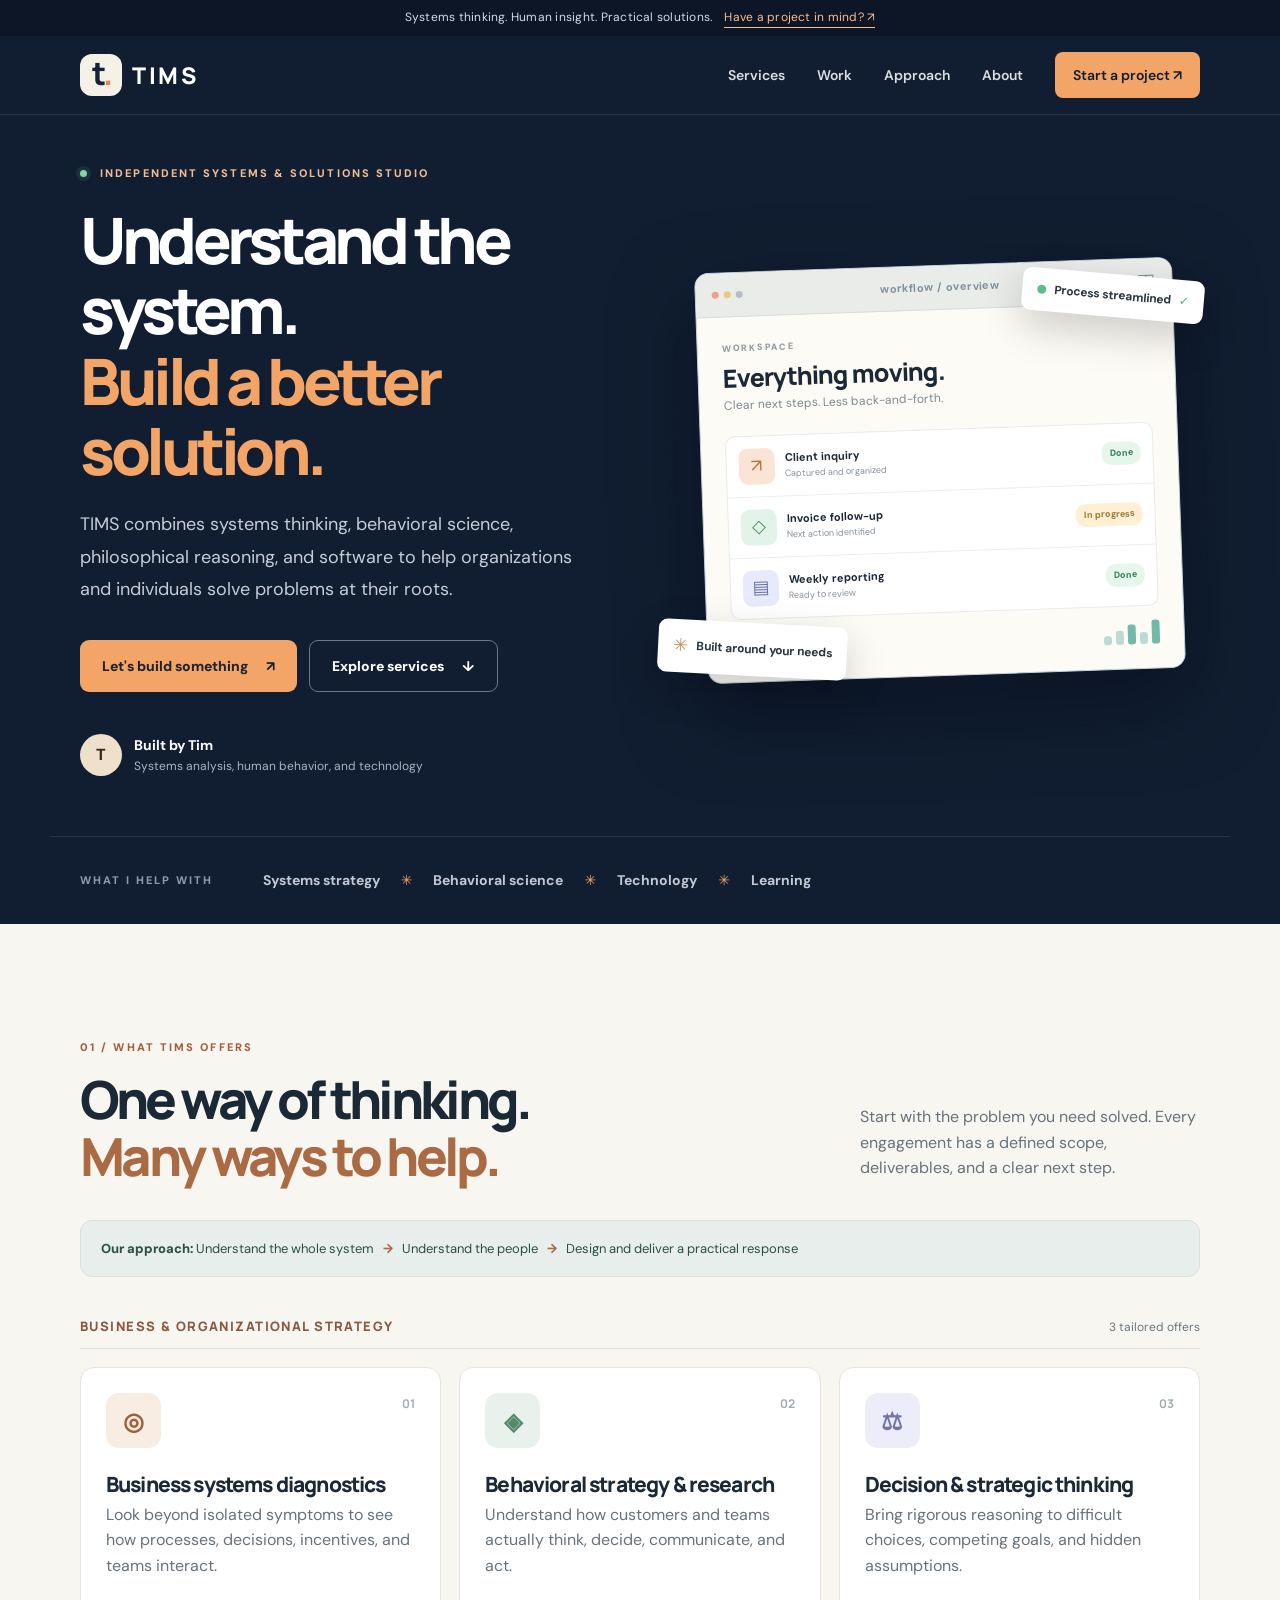
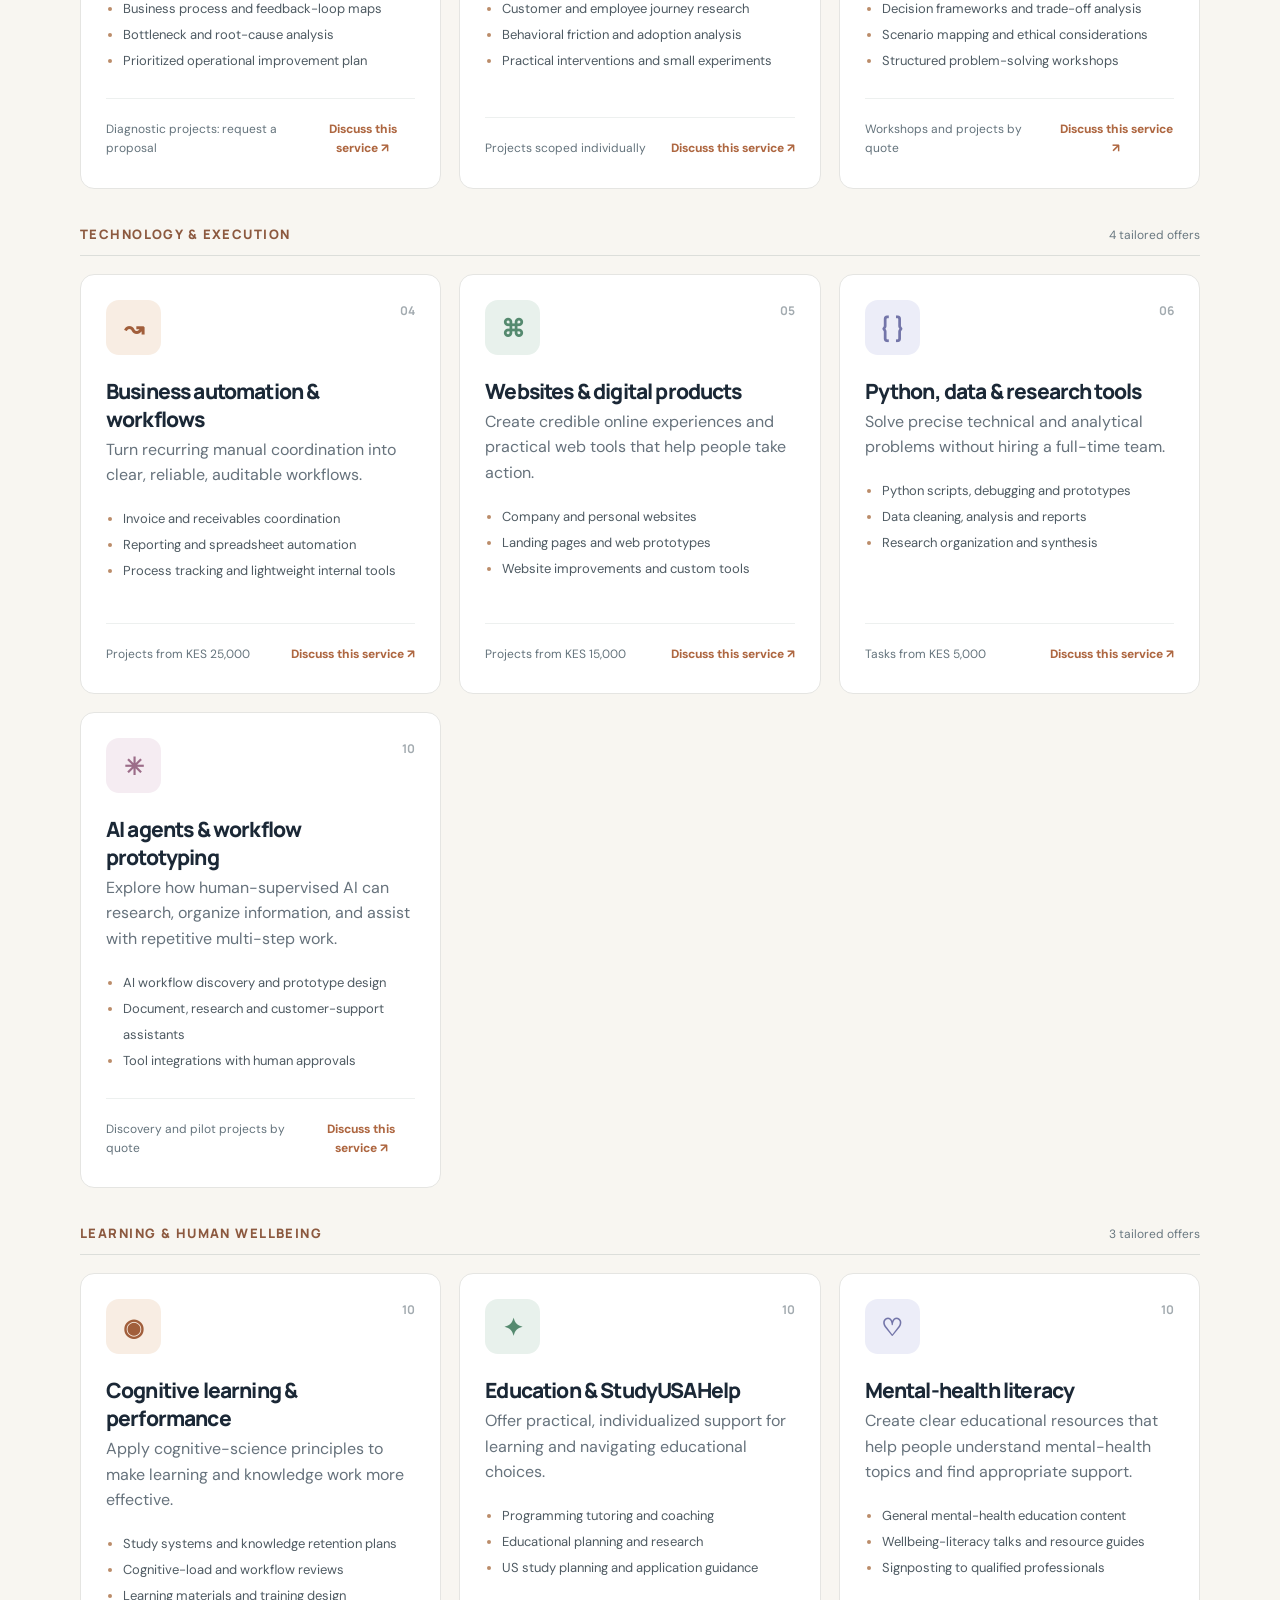
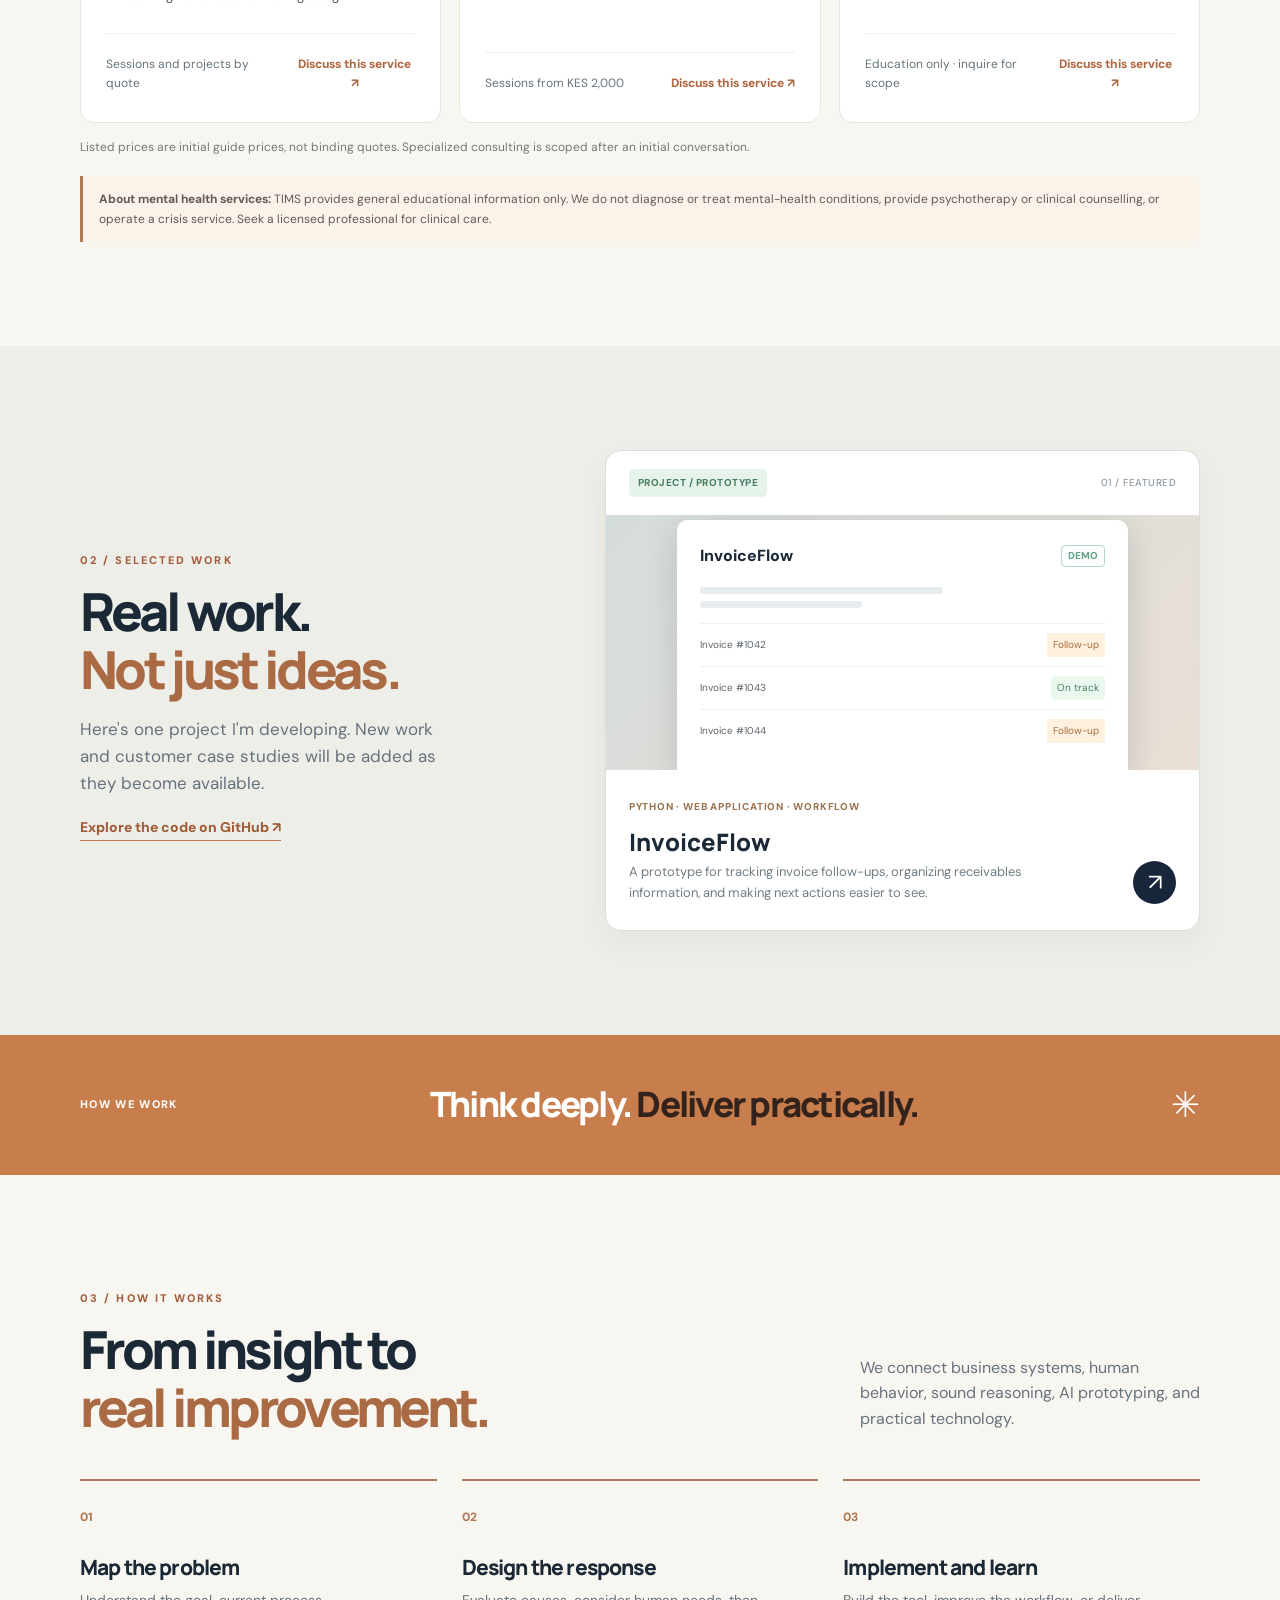
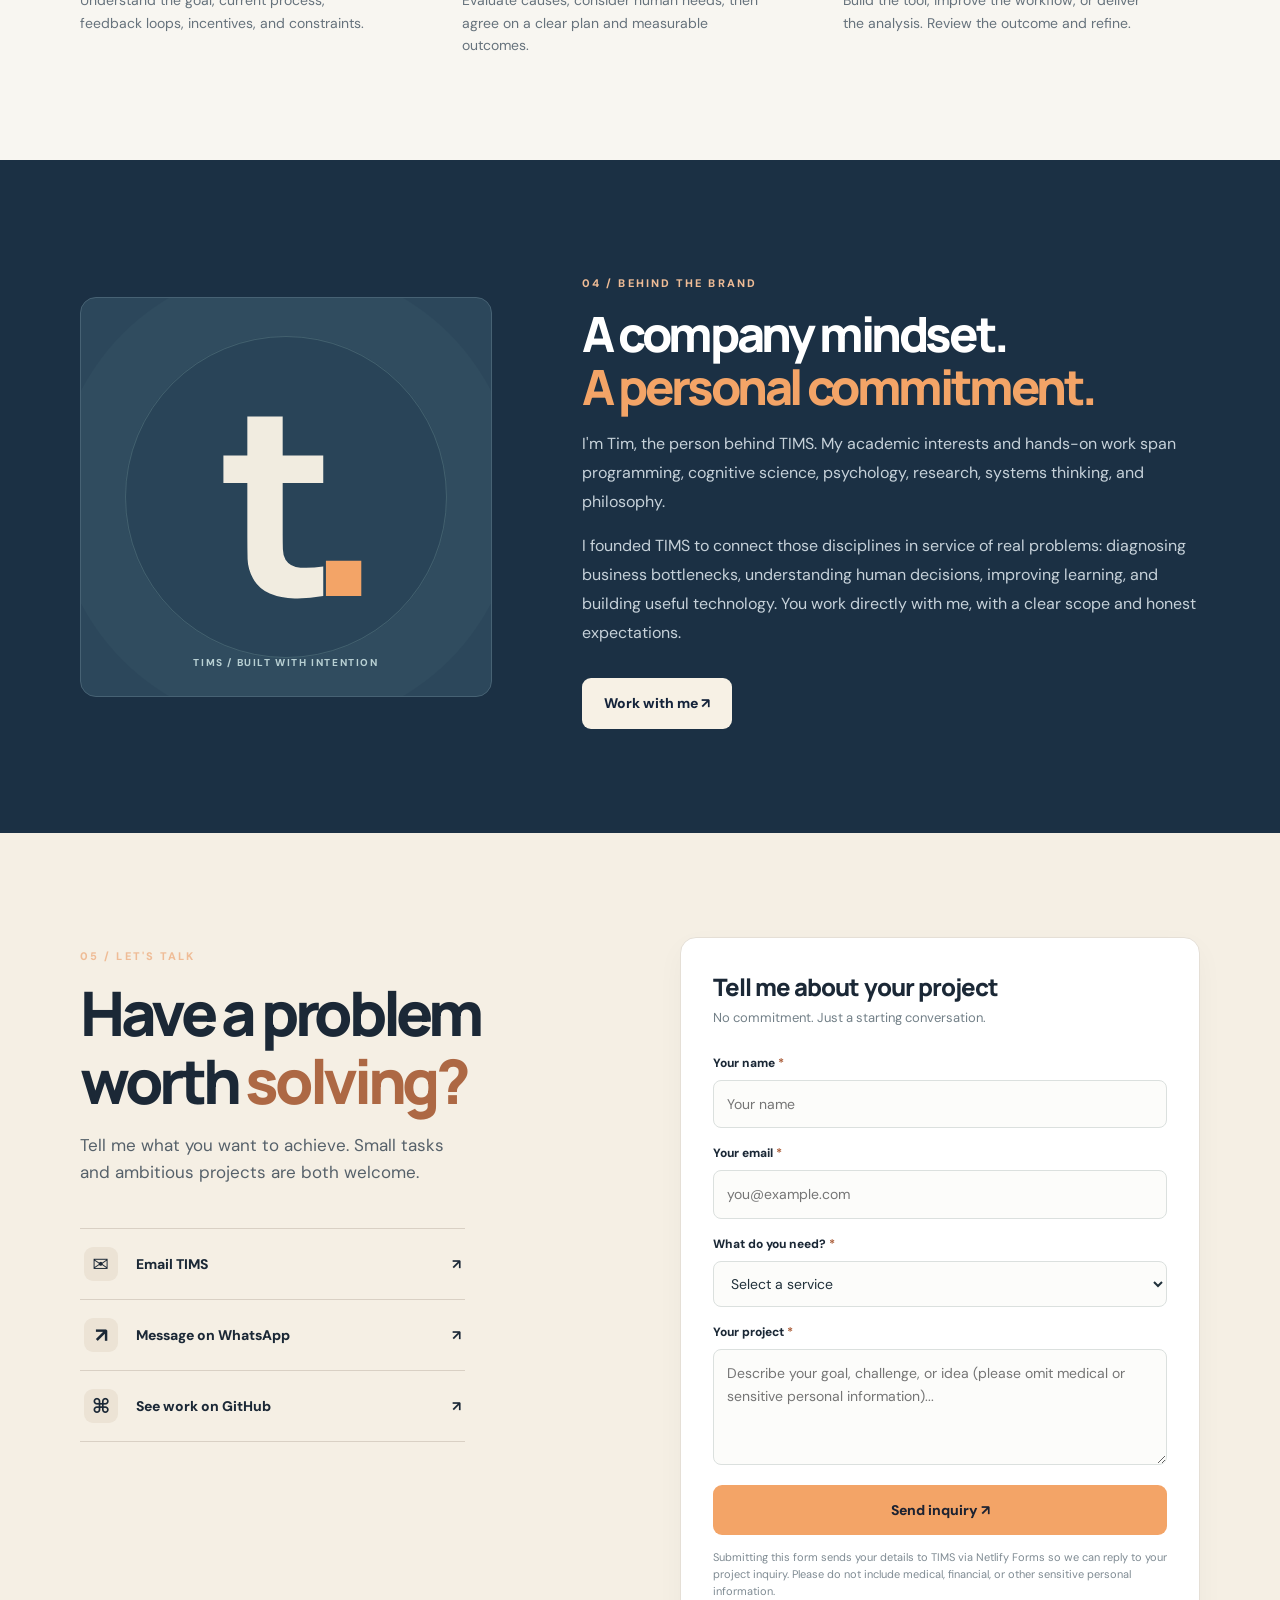
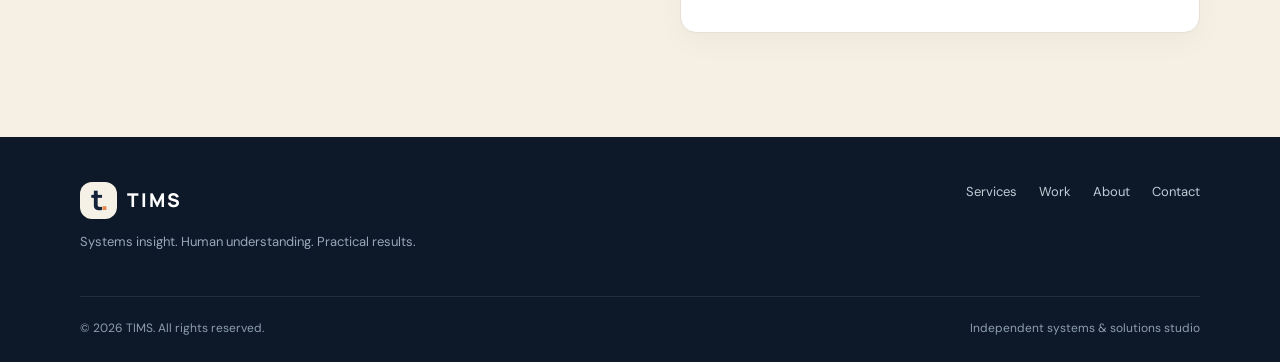
<file: index.html>
<!doctype html>
<html lang="en">
<head>
  <meta charset="utf-8">
  <meta name="viewport" content="width=device-width, initial-scale=1">
  <meta name="theme-color" content="#111e31">
  <meta name="description" content="TIMS combines systems thinking, behavioral science, philosophy, research and software to solve business problems, build digital solutions, and support learning.">
  <meta property="og:title" content="TIMS — Systems insight. Human understanding. Practical results.">
  <meta property="og:description" content="Systems consulting, behavioral design, technology, decision strategy and learning services — founded by Tim.">
  <meta property="og:type" content="website">
  <title>TIMS — Systems, People & Technology</title>
  <link rel="icon" href="favicon.svg" type="image/svg+xml">
  <link rel="stylesheet" href="styles.css">
  <script defer src="site-config.js"></script>
  <script defer src="script.js"></script>
</head>
<body>
  <a class="skip-link" href="#main">Skip to content</a>
  <div class="topline"><span>Systems thinking. Human insight. Practical solutions.</span><a href="#contact">Have a project in mind? <span aria-hidden="true">↗</span></a></div>
  <header class="header" id="top">
    <div class="shell nav-wrap">
      <a class="brand" href="#top" aria-label="TIMS home"><span class="brand-mark">t<span>.</span></span><span class="brand-word">TIMS</span></a>
      <button class="mobile-menu" id="nav-toggle" type="button" aria-expanded="false" aria-controls="site-nav" aria-label="Open navigation"><span></span><span></span><span></span></button>
      <nav class="nav" id="site-nav" aria-label="Main navigation">
        <a href="#services">Services</a>
        <a href="#work">Work</a>
        <a href="#approach">Approach</a>
        <a href="#about">About</a>
        <a class="nav-cta" href="#contact">Start a project <span aria-hidden="true">↗</span></a>
      </nav>
    </div>
  </header>
  <main id="main">
    <section class="hero" aria-labelledby="hero-title">
      <div class="shell hero-grid">
        <div class="hero-copy">
          <div class="eyebrow"><span class="signal-dot"></span> INDEPENDENT SYSTEMS & SOLUTIONS STUDIO</div>
          <h1 id="hero-title">Understand the system.<br><em>Build a better solution.</em></h1>
          <p class="hero-lead">TIMS combines systems thinking, behavioral science, philosophical reasoning, and software to help organizations and individuals solve problems at their roots.</p>
          <div class="hero-actions"><a class="button button-primary" href="#contact">Let's build something <span aria-hidden="true">↗</span></a><a class="button button-outline" href="#services">Explore services <span aria-hidden="true">↓</span></a></div>
          <div class="hero-proof"><div class="avatar">T</div><div><strong>Built by Tim</strong><span>Systems analysis, human behavior, and technology</span></div></div>
        </div>
        <div class="hero-art" aria-label="Illustration of coordinated business tasks">
          <div class="float-note top-note"><span class="small-dot green"></span><span>Process streamlined</span><span class="tiny-check">✓</span></div>
          <div class="mock-window">
            <div class="mock-head"><div class="window-dots"><i></i><i></i><i></i></div><span>workflow / overview</span><span class="window-symbol">◫</span></div>
            <div class="mock-body">
              <div class="mock-kicker">WORKSPACE</div><h3>Everything moving.</h3><p>Clear next steps. Less back-and-forth.</p>
              <div class="mock-board"><div class="mock-row"><span class="symbol peach">↗</span><span class="mock-line"><strong>Client inquiry</strong><small>Captured and organized</small></span><span class="mock-status">Done</span></div><div class="mock-row"><span class="symbol mint">◇</span><span class="mock-line"><strong>Invoice follow-up</strong><small>Next action identified</small></span><span class="mock-status amber">In progress</span></div><div class="mock-row"><span class="symbol lavender">▤</span><span class="mock-line"><strong>Weekly reporting</strong><small>Ready to review</small></span><span class="mock-status">Done</span></div></div>
              <div class="mock-bottom"><span>Example workflow preview</span><span class="bars"><i></i><i></i><i></i><i></i><i></i></span></div>
            </div>
          </div>
          <div class="float-note bottom-note"><span class="sparkle">✳</span><span>Built around your needs</span></div>
        </div>
      </div>
      <div class="shell hero-foot"><span>WHAT I HELP WITH</span><div>Systems strategy <b>✳</b> Behavioral science <b>✳</b> Technology <b>✳</b> Learning</div></div>
    </section>
    <section id="services" class="section services-section" aria-labelledby="services-title">
      <div class="shell"><div class="section-head"><div><p class="eyebrow dark">01 / WHAT TIMS OFFERS</p><h2 id="services-title">One way of thinking.<br><em>Many ways to help.</em></h2></div><p>Start with the problem you need solved. Every engagement has a defined scope, deliverables, and a clear next step.</p></div>
      <div class="positioning-strip"><strong>Our approach:</strong> Understand the whole system <span aria-hidden="true">→</span> Understand the people <span aria-hidden="true">→</span> Design and deliver a practical response</div>
      <div class="service-category"><h3>BUSINESS &amp; ORGANIZATIONAL STRATEGY</h3><span>3 tailored offers</span></div>
      <div class="service-grid">
        <article class="service-card"><div class="service-num">01</div><div class="service-icon" aria-hidden="true">◎</div><h3>Business systems diagnostics</h3><p>Look beyond isolated symptoms to see how processes, decisions, incentives, and teams interact.</p><ul><li>Business process and feedback-loop maps</li><li>Bottleneck and root-cause analysis</li><li>Prioritized operational improvement plan</li></ul><div class="service-bottom"><span>Diagnostic projects: request a proposal</span><button class="text-link service-inquire" data-service="Business systems diagnostics" type="button">Discuss this service ↗</button></div></article>
        <article class="service-card"><div class="service-num">02</div><div class="service-icon" aria-hidden="true">◈</div><h3>Behavioral strategy &amp; research</h3><p>Understand how customers and teams actually think, decide, communicate, and act.</p><ul><li>Customer and employee journey research</li><li>Behavioral friction and adoption analysis</li><li>Practical interventions and small experiments</li></ul><div class="service-bottom"><span>Projects scoped individually</span><button class="text-link service-inquire" data-service="Behavioral strategy and research" type="button">Discuss this service ↗</button></div></article>
        <article class="service-card"><div class="service-num">03</div><div class="service-icon" aria-hidden="true">⚖</div><h3>Decision &amp; strategic thinking</h3><p>Bring rigorous reasoning to difficult choices, competing goals, and hidden assumptions.</p><ul><li>Decision frameworks and trade-off analysis</li><li>Scenario mapping and ethical considerations</li><li>Structured problem-solving workshops</li></ul><div class="service-bottom"><span>Workshops and projects by quote</span><button class="text-link service-inquire" data-service="Decision and strategic thinking" type="button">Discuss this service ↗</button></div></article>
      </div>
      <div class="service-category"><h3>TECHNOLOGY &amp; EXECUTION</h3><span>4 tailored offers</span></div>
      <div class="service-grid">
        <article class="service-card"><div class="service-num">04</div><div class="service-icon" aria-hidden="true">↝</div><h3>Business automation &amp; workflows</h3><p>Turn recurring manual coordination into clear, reliable, auditable workflows.</p><ul><li>Invoice and receivables coordination</li><li>Reporting and spreadsheet automation</li><li>Process tracking and lightweight internal tools</li></ul><div class="service-bottom"><span>Projects from KES 25,000</span><button class="text-link service-inquire" data-service="Business automation" type="button">Discuss this service ↗</button></div></article>
        <article class="service-card"><div class="service-num">05</div><div class="service-icon" aria-hidden="true">⌘</div><h3>Websites &amp; digital products</h3><p>Create credible online experiences and practical web tools that help people take action.</p><ul><li>Company and personal websites</li><li>Landing pages and web prototypes</li><li>Website improvements and custom tools</li></ul><div class="service-bottom"><span>Projects from KES 15,000</span><button class="text-link service-inquire" data-service="Website development" type="button">Discuss this service ↗</button></div></article>
        <article class="service-card"><div class="service-num">06</div><div class="service-icon" aria-hidden="true">{ }</div><h3>Python, data &amp; research tools</h3><p>Solve precise technical and analytical problems without hiring a full-time team.</p><ul><li>Python scripts, debugging and prototypes</li><li>Data cleaning, analysis and reports</li><li>Research organization and synthesis</li></ul><div class="service-bottom"><span>Tasks from KES 5,000</span><button class="text-link service-inquire" data-service="Python, data and research tools" type="button">Discuss this service ↗</button></div></article>
        <article class="service-card"><div class="service-num">10</div><div class="service-icon" aria-hidden="true">✳</div><h3>AI agents &amp; workflow prototyping</h3><p>Explore how human-supervised AI can research, organize information, and assist with repetitive multi-step work.</p><ul><li>AI workflow discovery and prototype design</li><li>Document, research and customer-support assistants</li><li>Tool integrations with human approvals</li></ul><div class="service-bottom"><span>Discovery and pilot projects by quote</span><button class="text-link service-inquire" data-service="AI agent discovery and prototyping" type="button">Discuss this service ↗</button></div></article>
      </div>
      <div class="service-category"><h3>LEARNING &amp; HUMAN WELLBEING</h3><span>3 tailored offers</span></div>
      <div class="service-grid">
        <article class="service-card"><div class="service-num">10</div><div class="service-icon" aria-hidden="true">◉</div><h3>Cognitive learning &amp; performance</h3><p>Apply cognitive-science principles to make learning and knowledge work more effective.</p><ul><li>Study systems and knowledge retention plans</li><li>Cognitive-load and workflow reviews</li><li>Learning materials and training design</li></ul><div class="service-bottom"><span>Sessions and projects by quote</span><button class="text-link service-inquire" data-service="Cognitive learning and performance" type="button">Discuss this service ↗</button></div></article>
        <article class="service-card"><div class="service-num">10</div><div class="service-icon" aria-hidden="true">✦</div><h3>Education &amp; StudyUSAHelp</h3><p>Offer practical, individualized support for learning and navigating educational choices.</p><ul><li>Programming tutoring and coaching</li><li>Educational planning and research</li><li>US study planning and application guidance</li></ul><div class="service-bottom"><span>Sessions from KES 2,000</span><button class="text-link service-inquire" data-service="Education and StudyUSAHelp" type="button">Discuss this service ↗</button></div></article>
        <article class="service-card"><div class="service-num">10</div><div class="service-icon" aria-hidden="true">♡</div><h3>Mental-health literacy</h3><p>Create clear educational resources that help people understand mental-health topics and find appropriate support.</p><ul><li>General mental-health education content</li><li>Wellbeing-literacy talks and resource guides</li><li>Signposting to qualified professionals</li></ul><div class="service-bottom"><span>Education only · inquire for scope</span><button class="text-link service-inquire" data-service="Mental-health literacy education" type="button">Discuss this service ↗</button></div></article>
      </div>
      <p class="price-note">Listed prices are initial guide prices, not binding quotes. Specialized consulting is scoped after an initial conversation.</p>
      <div class="wellbeing-note"><strong>About mental health services:</strong> TIMS provides general educational information only. We do not diagnose or treat mental-health conditions, provide psychotherapy or clinical counselling, or operate a crisis service. Seek a licensed professional for clinical care.</div>
      </div>
    </section>
    <section id="work" class="section work-section" aria-labelledby="work-title"><div class="shell work-layout"><div class="work-intro"><p class="eyebrow dark">02 / SELECTED WORK</p><h2 id="work-title">Real work.<br><em>Not just ideas.</em></h2><p>Here's one project I'm developing. New work and customer case studies will be added as they become available.</p><a class="inline-arrow" href="https://github.com/edwingatimu384-sym/invoiceFlow" target="_blank" rel="noopener noreferrer">Explore the code on GitHub ↗</a></div><article class="project-card"><div class="project-top"><span class="project-chip">PROJECT / PROTOTYPE</span><span>01 / FEATURED</span></div><div class="project-illustration"><div class="paper"><div class="paper-header"><span>InvoiceFlow</span><span class="paper-tag">DEMO</span></div><div class="paper-line long"></div><div class="paper-line short"></div><div class="paper-item"><span>Invoice #1042</span><span class="paper-status">Follow-up</span></div><div class="paper-item"><span>Invoice #1043</span><span class="paper-status neutral">On track</span></div><div class="paper-item"><span>Invoice #1044</span><span class="paper-status">Follow-up</span></div></div></div><div class="project-body"><div><span class="project-meta">PYTHON · WEB APPLICATION · WORKFLOW</span><h3>InvoiceFlow</h3><p>A prototype for tracking invoice follow-ups, organizing receivables information, and making next actions easier to see.</p></div><a class="round-link" href="https://github.com/edwingatimu384-sym/invoiceFlow" aria-label="View InvoiceFlow on GitHub" target="_blank" rel="noopener noreferrer">↗</a></div></article></div></section>
    <section class="statement-band"><div class="shell statement-content"><span>HOW WE WORK</span><p>Think deeply. <em>Deliver practically.</em></p><span class="asterisk">✳</span></div></section>
    <section id="approach" class="section approach-section" aria-labelledby="approach-title"><div class="shell"><div class="section-head"><div><p class="eyebrow dark">03 / HOW IT WORKS</p><h2 id="approach-title">From insight to<br><em>real improvement.</em></h2></div><p>We connect business systems, human behavior, sound reasoning, AI prototyping, and practical technology.</p></div><div class="steps"><div class="step"><span class="step-number">01</span><h3>Map the problem</h3><p>Understand the goal, current process, feedback loops, incentives, and constraints.</p></div><div class="step"><span class="step-number">02</span><h3>Design the response</h3><p>Evaluate causes, consider human needs, then agree on a clear plan and measurable outcomes.</p></div><div class="step"><span class="step-number">03</span><h3>Implement and learn</h3><p>Build the tool, improve the workflow, or deliver the analysis. Review the outcome and refine.</p></div></div></div></section>
    <section id="about" class="section about-section" aria-labelledby="about-title"><div class="shell about-grid"><div class="about-graphic"><span class="about-monogram">t<span>.</span></span><div class="about-caption">TIMS / BUILT WITH INTENTION</div></div><div class="about-copy"><p class="eyebrow">04 / BEHIND THE BRAND</p><h2 id="about-title">A company mindset.<br><em>A personal commitment.</em></h2><p>I'm Tim, the person behind TIMS. My academic interests and hands-on work span programming, cognitive science, psychology, research, systems thinking, and philosophy.</p><p>I founded TIMS to connect those disciplines in service of real problems: diagnosing business bottlenecks, understanding human decisions, improving learning, and building useful technology. You work directly with me, with a clear scope and honest expectations.</p><a class="button button-dark" href="#contact">Work with me ↗</a></div></div></section>
    <section id="contact" class="section contact-section" aria-labelledby="contact-title"><div class="shell contact-grid"><div class="contact-copy"><p class="eyebrow">05 / LET'S TALK</p><h2 id="contact-title">Have a problem<br>worth <em>solving?</em></h2><p>Tell me what you want to achieve. Small tasks and ambitious projects are both welcome.</p><div class="contact-methods"><a id="contact-email" class="contact-method is-hidden" href="#"><span>✉</span><span>Email TIMS</span><b>↗</b></a><a id="contact-whatsapp" class="contact-method is-hidden" href="#" target="_blank" rel="noopener noreferrer"><span>↗</span><span>Message on WhatsApp</span><b>↗</b></a><a class="contact-method" href="https://github.com/edwingatimu384-sym" target="_blank" rel="noopener noreferrer"><span>⌘</span><span>See work on GitHub</span><b>↗</b></a></div></div><form id="inquiry-form" class="contact-form" name="tims-inquiry" method="POST" data-netlify="true" netlify-honeypot="bot-field" action="/thank-you.html"><input type="hidden" name="form-name" value="tims-inquiry"><p hidden><label>Leave this field blank <input name="bot-field"></label></p><h3>Tell me about your project</h3><p>No commitment. Just a starting conversation.</p><div class="form-row"><label for="customer-name">Your name <span>*</span></label><input id="customer-name" name="name" autocomplete="name" placeholder="Your name" required maxlength="100"></div><div class="form-row"><label for="customer-email">Your email <span>*</span></label><input id="customer-email" type="email" name="email" autocomplete="email" placeholder="you@example.com" required maxlength="180"></div><div class="form-row"><label for="service-choice">What do you need? <span>*</span></label><select id="service-choice" name="service" required><option value="" disabled selected>Select a service</option><optgroup label="BUSINESS &amp; ORGANIZATIONAL STRATEGY"><option value="Business systems diagnostics">Business systems diagnostics</option><option value="Behavioral strategy and research">Behavioral strategy &amp; research</option><option value="Decision and strategic thinking">Decision &amp; strategic thinking</option></optgroup><optgroup label="TECHNOLOGY &amp; EXECUTION"><option value="Business automation">Business automation &amp; workflows</option><option value="Website development">Websites &amp; digital products</option><option value="Python, data and research tools">Python, data &amp; research tools</option><option value="AI agent discovery and prototyping">AI agents &amp; workflow prototyping</option></optgroup><optgroup label="LEARNING &amp; HUMAN WELLBEING"><option value="Cognitive learning and performance">Cognitive learning &amp; performance</option><option value="Education and StudyUSAHelp">Education &amp; StudyUSAHelp</option><option value="Mental-health literacy education">Mental-health literacy</option></optgroup><option value="Something else">Something else</option></select></div><div class="form-row"><label for="project-details">Your project <span>*</span></label><textarea id="project-details" name="details" rows="4" maxlength="3000" placeholder="Describe your goal, challenge, or idea (please omit medical or sensitive personal information)..." required></textarea></div><button class="button button-primary submit-button" id="inquiry-submit" type="submit">Send inquiry ↗</button><p id="inquiry-status" class="inquiry-status" role="status" aria-live="polite"></p><p class="form-note">Submitting this form sends your details to TIMS via Netlify Forms so we can reply to your project inquiry. Please do not include medical, financial, or other sensitive personal information.</p></form></div></section>
  </main>
  <footer class="footer"><div class="shell footer-grid"><div><a class="brand footer-brand" href="#top"><span class="brand-mark">t<span>.</span></span><span class="brand-word">TIMS</span></a><p>Systems insight. Human understanding. Practical results.</p></div><div class="footer-links"><a href="#services">Services</a><a href="#work">Work</a><a href="#about">About</a><a href="#contact">Contact</a></div><div class="footer-bottom"><span>© <span id="year">2026</span> TIMS. All rights reserved.</span><span>Independent systems & solutions studio</span></div></div></footer>
</body>
</html>
</file>
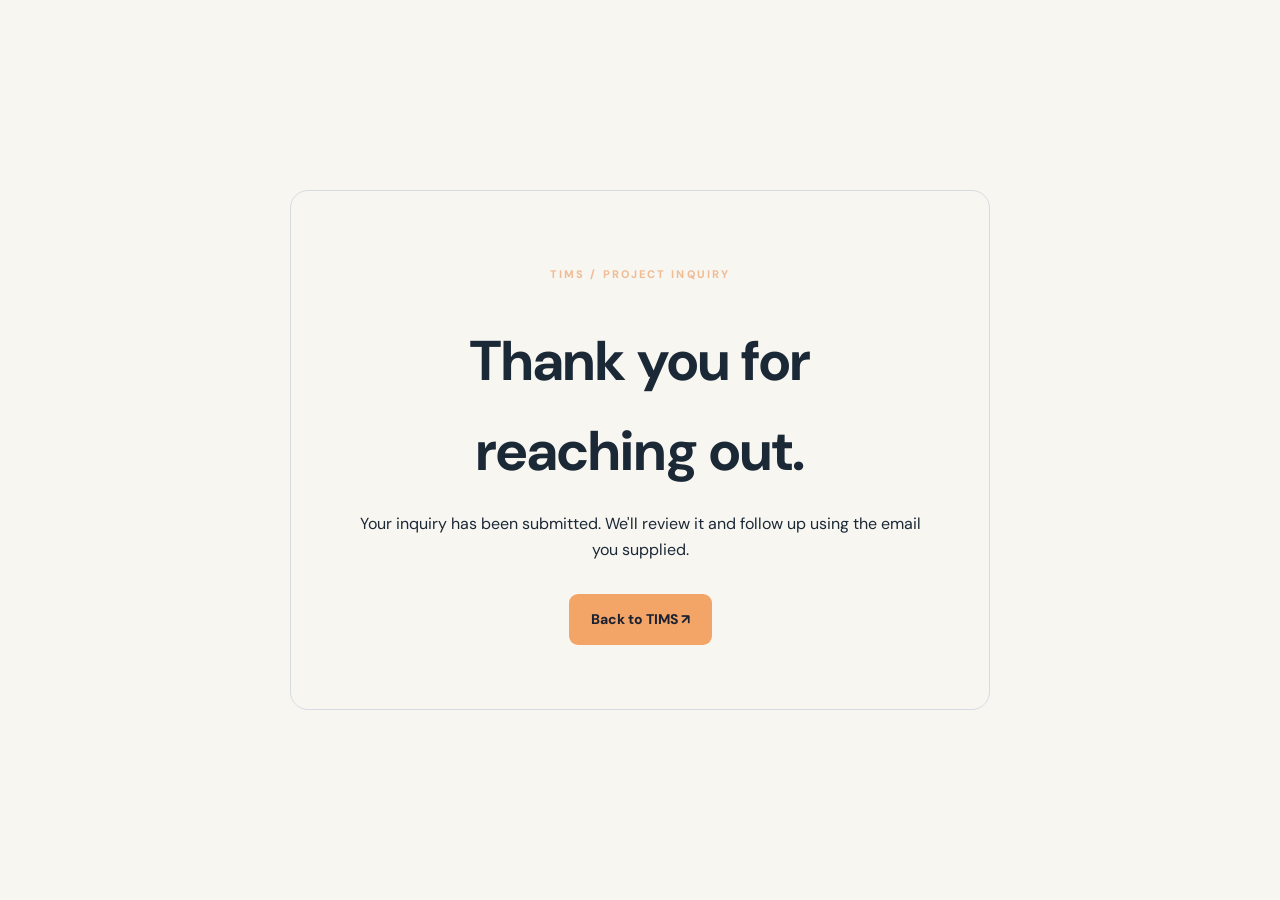
<file: thank-you.html>
<!doctype html>
<html lang="en"><head><meta charset="UTF-8"><meta name="viewport" content="width=device-width,initial-scale=1"><title>Thank you | TIMS</title><link rel="icon" href="/favicon.svg" type="image/svg+xml"><link rel="stylesheet" href="/styles.css"><style>body{min-height:100vh;display:grid;place-items:center}.thanks{max-width:700px;margin:1.5rem;padding:clamp(2rem,6vw,4rem);border-radius:18px;border:1px solid #d7dce2;text-align:center}.thanks h1{font-size:clamp(2rem,5vw,3.5rem);margin:1rem 0}.thanks p{margin-bottom:2rem}</style></head><body><main class="thanks"><p class="eyebrow">TIMS / PROJECT INQUIRY</p><h1>Thank you for reaching out.</h1><p>Your inquiry has been submitted. We'll review it and follow up using the email you supplied.</p><a class="button button-primary" href="/">Back to TIMS ↗</a></main></body></html>
</file>
<file: styles.css>
@import url('https://fonts.googleapis.com/css2?family=DM+Sans:wght@400;500;600;700&family=Manrope:wght@400;500;600;700;800&display=swap');
:root{--navy:#14233a;--deep:#111e31;--peach:#f3a467;--cream:#f8f6f1;--cream2:#f1eee7;--ink:#1b2836;--muted:#66727c;--stroke:#dfe1dd;--white:#fff;--radius:16px}*{box-sizing:border-box}html{scroll-behavior:smooth;scroll-padding-top:80px}body{margin:0;background:var(--cream);color:var(--ink);font-family:'DM Sans',system-ui,-apple-system,Segoe UI,sans-serif;font-size:16px;line-height:1.6}button,input,textarea,select{font:inherit}button{cursor:pointer}a{color:inherit;text-decoration:none}img{max-width:100%;display:block}:focus-visible{outline:3px solid var(--peach);outline-offset:4px}.shell{max-width:1180px;margin:auto;padding:0 30px}.skip-link{position:absolute;left:12px;top:-80px;background:white;padding:10px;z-index:99}.skip-link:focus{top:12px}.topline{background:#0c1627;color:#d1dbe6;text-align:center;padding:8px 20px;display:flex;justify-content:center;gap:12px;font-size:12px;letter-spacing:.02em}.topline a{color:#ffbb87;border-bottom:1px solid #ffbb87}.header{background:var(--deep);position:sticky;top:0;z-index:50;border-bottom:1px solid rgba(255,255,255,.1)}.nav-wrap{display:flex;justify-content:space-between;align-items:center;min-height:78px}.brand{display:inline-flex;gap:10px;align-items:center;color:white}.brand-mark{height:42px;width:42px;background:#f6f1e6;color:var(--navy);border-radius:12px;font:800 32px/38px 'Manrope',sans-serif;text-align:center;letter-spacing:-3px}.brand-mark span{color:#e5864d}.brand-word{font:800 23px/1 'Manrope',sans-serif;letter-spacing:.11em}.nav{display:flex;align-items:center;gap:32px;color:#d9dee4;font-size:14px;font-weight:600}.nav a:hover{color:white}.nav-cta{background:var(--peach);color:var(--deep)!important;border-radius:8px;padding:12px 18px;transition:transform .2s}.nav-cta:hover,.button:hover{transform:translateY(-2px)}.mobile-menu{display:none}.hero{background:var(--deep);color:white;overflow:hidden}.hero-grid{display:grid;grid-template-columns:1.03fr .97fr;align-items:center;gap:48px;min-height:610px;padding-top:50px;padding-bottom:60px}.eyebrow{font-size:11px;font-weight:800;letter-spacing:.19em;color:#efbc96;text-transform:uppercase}.signal-dot{display:inline-block;width:7px;height:7px;background:#81d7a0;border-radius:50%;margin-right:8px;box-shadow:0 0 0 4px #81d7a017}.hero h1,.section h2,.statement-content p{font:800 clamp(42px,5vw,72px)/1.1 'Manrope',sans-serif;letter-spacing:-.07em;margin:22px 0}.hero h1 em,.section h2 em,.statement-content em{font-style:normal;color:var(--peach)}.hero-lead{color:#c5cdd6;font-size:18px;max-width:510px;line-height:1.8}.hero-actions{display:flex;gap:12px;flex-wrap:wrap;margin:34px 0 42px}.button{display:inline-flex;justify-content:center;align-items:center;gap:18px;border:0;border-radius:9px;padding:14px 22px;font-size:14px;font-weight:800;transition:transform .2s,background .2s}.button-primary{background:var(--peach);color:#1c2231}.button-primary:hover{background:#ffbc8a}.button-outline{color:white;border:1px solid #6c7788;background:transparent}.button-outline:hover{background:#ffffff12}.hero-proof{display:flex;gap:12px;align-items:center}.avatar{height:42px;width:42px;display:grid;place-items:center;border-radius:50%;font-weight:800;color:#30291e;background:#eee0cb}.hero-proof strong,.hero-proof span{display:block}.hero-proof strong{font-size:14px}.hero-proof span{font-size:12px;color:#a8b5c4}.hero-art{height:470px;position:relative;display:flex;align-items:center;justify-content:center}.hero-art:before{content:"";position:absolute;width:520px;height:520px;border-radius:50%;background:radial-gradient(circle,#38547445,transparent 66%)}.mock-window{width:92%;max-width:510px;background:#fdfbf6;color:var(--ink);border:1px solid #c4d1da;border-radius:14px;box-shadow:0 30px 80px #060c1890;transform:rotate(-2deg);position:relative;overflow:hidden}.mock-head{height:44px;background:#e9ece9;display:flex;align-items:center;justify-content:space-between;padding:0 16px;border-bottom:1px solid #d6dcdf;color:#82909a;font-size:11px;font-weight:700;letter-spacing:.04em}.window-dots{display:flex;gap:5px}.window-dots i{width:7px;height:7px;border-radius:50%;background:#b4bec4}.window-dots i:first-child{background:#efa08b}.window-dots i:nth-child(2){background:#efc87b}.window-symbol{font-size:20px}.mock-body{padding:24px}.mock-kicker{font-size:9px;font-weight:800;color:#8c97a0;letter-spacing:.2em}.mock-body h3{font:800 25px/1.2 Manrope,sans-serif;letter-spacing:-1px;margin:8px 0 3px}.mock-body>p{font-size:12px;color:#7e8892;margin:0 0 20px}.mock-board{background:white;border:1px solid #e8eaeb;border-radius:10px}.mock-row{padding:12px;display:flex;align-items:center;gap:10px;border-bottom:1px solid #eceeee}.mock-row:last-child{border:0}.symbol{height:36px;width:36px;border-radius:9px;display:grid;place-items:center;font-size:18px}.peach{background:#fae4d6;color:#bf6b37}.mint{background:#e2f4e9;color:#429263}.lavender{background:#e6eafa;color:#6972a7}.mock-line{flex:1}.mock-line strong,.mock-line small{display:block}.mock-line strong{font-size:11px}.mock-line small{font-size:9px;color:#88919a}.mock-status{font-size:9px;font-weight:800;border-radius:10px;padding:4px 8px;color:#378059;background:#e5f6eb}.mock-status.amber{background:#fff0d5;color:#a4772b}.mock-bottom{display:flex;align-items:center;justify-content:space-between;margin-top:14px;color:#929a9e;font-size:9px}.bars{display:flex;align-items:flex-end;gap:4px}.bars i{height:9px;width:8px;background:#bedad5;border-radius:3px}.bars i:nth-child(2){height:14px}.bars i:nth-child(3){height:20px;background:#72b9a7}.bars i:nth-child(4){height:12px}.bars i:nth-child(5){height:24px;background:#72b9a7}.float-note{position:absolute;z-index:2;background:white;color:#263743;border-radius:9px;box-shadow:0 15px 40px #0003;padding:12px 15px;display:flex;align-items:center;gap:8px;font-size:12px;font-weight:700}.top-note{right:-4px;top:38px;transform:rotate(5deg)}.bottom-note{left:-22px;bottom:30px;transform:rotate(3deg)}.small-dot{width:9px;height:9px;border-radius:50%}.green{background:#5abd8a}.tiny-check{color:#56a784}.sparkle{color:#d78e52;font-size:18px}.hero-foot{display:flex;gap:50px;align-items:center;border-top:1px solid #ffffff18;min-height:88px;color:#c1c9d3}.hero-foot>span{font-size:11px;letter-spacing:.18em;color:#8c9aac;font-weight:800}.hero-foot>div{font-size:14px;font-weight:700}.hero-foot b{padding:0 18px;color:var(--peach)}.section{padding:104px 0}.section-head{display:flex;align-items:end;justify-content:space-between;gap:30px;margin-bottom:42px}.eyebrow.dark{color:#a35d3c}.section h2{font-size:clamp(36px,4.1vw,55px);margin:14px 0 0}.section h2 em{color:#aa6a44}.section-head>p{max-width:340px;color:var(--muted);margin:0 0 5px}.service-grid{display:grid;grid-template-columns:repeat(2,1fr);gap:18px}.service-card{min-height:390px;background:white;padding:30px;position:relative;border:1px solid #e5e5e2;border-radius:14px;display:flex;flex-direction:column;transition:transform .2s,box-shadow .2s}.service-card:hover{transform:translateY(-4px);box-shadow:0 15px 30px #1c2c3210}.service-num{position:absolute;right:30px;top:29px;color:#a3abb0;font:700 12px Manrope,sans-serif}.service-icon{display:grid;place-items:center;height:55px;width:55px;border-radius:13px;background:#f8ede3;color:#a15e3b;font:700 24px Manrope,sans-serif}.service-card:nth-child(2) .service-icon{background:#e8f1ec;color:#558a6f}.service-card:nth-child(3) .service-icon{background:#ecedf8;color:#7375a9}.service-card:nth-child(4) .service-icon{background:#f5ecf2;color:#9c6d89}.service-card h3{font:800 23px Manrope,sans-serif;letter-spacing:-.04em;margin:22px 0 4px}.service-card>p{color:var(--muted);margin:0 0 10px}.service-card ul{padding-left:17px;margin:8px 0 24px;font-size:13px;color:#4e5a62;line-height:2}.service-card li::marker{color:#bb8c69}.service-bottom{margin-top:auto;border-top:1px solid #edf0ef;padding-top:17px;display:flex;align-items:center;justify-content:space-between;gap:12px;font-size:12px;color:#64737c}.service-bottom strong{color:#1f2a31}.text-link{border:0;background:none;padding:4px 0;color:#ae6741;font-weight:800;font-size:12px}.text-link:hover{text-decoration:underline}.price-note{margin:15px 0 0;font-size:12px;color:#777}.work-section{background:#eeeee9}.work-layout{display:grid;grid-template-columns:.85fr 1.15fr;gap:85px;align-items:center}.work-intro>p:not(.eyebrow){color:var(--muted);font-size:17px;max-width:370px}.inline-arrow{font-weight:800;font-size:14px;border-bottom:1px solid #bc7951;padding-bottom:4px;color:#9f5b36}.project-card{background:white;border:1px solid #dadfd9;border-radius:16px;overflow:hidden;box-shadow:0 13px 30px #1e31310c}.project-top{display:flex;justify-content:space-between;align-items:center;padding:18px 23px;font-size:10px;color:#7b8790;letter-spacing:.05em}.project-chip{background:#e6f3eb;padding:6px 9px;border-radius:5px;color:#48805e;font-weight:800}.project-illustration{height:255px;background:linear-gradient(135deg,#d5dddc,#e9dfd6);display:flex;justify-content:center;align-items:end;overflow:hidden;padding-top:22px}.paper{background:#fff;width:76%;height:250px;border-radius:10px 10px 0 0;box-shadow:0 9px 32px #3a414133;padding:23px}.paper-header{display:flex;justify-content:space-between;align-items:center;font-weight:800;font-size:16px;margin-bottom:18px}.paper-tag{color:#61a485;font-size:10px;border:1px solid #b3d8c1;padding:2px 6px;border-radius:4px}.paper-line{height:7px;border-radius:3px;background:#e7ecee;margin-bottom:7px}.paper-line.long{width:60%}.paper-line.short{width:40%;margin-bottom:15px}.paper-item{border-top:1px solid #ecefed;display:flex;justify-content:space-between;align-items:center;padding:9px 0;font-size:10px;color:#5c646b}.paper-status{background:#fff0df;padding:4px 6px;border-radius:4px;color:#a66f3f}.paper-status.neutral{background:#eaf7ed;color:#48805e}.project-body{display:flex;align-items:end;justify-content:space-between;gap:15px;padding:22px 23px 26px}.project-meta{color:#9a734f;letter-spacing:.08em;font-size:10px;font-weight:800}.project-body h3{margin:7px 0 4px;font:800 24px Manrope,sans-serif}.project-body p{margin:0;color:#707e85;font-size:13px;max-width:400px}.round-link{height:43px;min-width:43px;border-radius:50%;background:#17263b;color:white;display:grid;place-items:center;font-size:23px}.statement-band{background:#c87d4c;color:#fff;padding:42px 0}.statement-content{display:flex;justify-content:space-between;align-items:center;gap:20px}.statement-content>span:first-child{font-weight:800;font-size:11px;letter-spacing:.12em}.statement-content p{font-size:clamp(22px,3vw,35px);margin:0;letter-spacing:-.05em}.statement-content em{color:#34231d}.asterisk{font-size:35px}.steps{display:grid;grid-template-columns:repeat(3,1fr);gap:25px}.step{border-top:2px solid #a97b5a;padding-top:22px}.step-number{font-size:12px;color:#b07752;font-weight:800}.step h3{font:800 21px Manrope,sans-serif;letter-spacing:-.04em;margin:25px 0 8px}.step p{margin:0;max-width:310px;color:var(--muted);font-size:14px}.about-section{background:#1b3044;color:white}.about-grid{display:grid;grid-template-columns:.8fr 1.2fr;gap:90px;align-items:center}.about-graphic{background:#294458;min-height:400px;border:1px solid #476274;border-radius:16px;position:relative;display:grid;place-items:center;overflow:hidden}.about-graphic:before{content:"";position:absolute;border:1px solid #8fb5b241;width:320px;height:320px;border-radius:50%;box-shadow:0 0 0 70px #87a7a60c,0 0 0 140px #87a7a607}.about-monogram{font:800 260px/1 Manrope,sans-serif;letter-spacing:-.13em;z-index:1;color:#f1ece0}.about-monogram span{color:var(--peach)}.about-caption{position:absolute;bottom:25px;font-weight:800;font-size:10px;letter-spacing:.16em;color:#b8d0d3}.about-copy h2{font-size:clamp(35px,3.8vw,51px)}.about-copy h2 em{color:var(--peach)}.about-copy>p:not(.eyebrow){font-size:16px;line-height:1.8;color:#c6d1d9}.button-dark{background:#f7f1e5;color:#14233a;margin-top:15px}.contact-section{background:#f5efe4}.contact-grid{display:grid;grid-template-columns:1fr 1fr;gap:80px;align-items:start}.contact-copy h2{font-size:clamp(42px,4.8vw,64px)}.contact-copy h2 em{color:#ad6844}.contact-copy>p:not(.eyebrow){font-size:17px;color:#56616a;max-width:375px}.contact-methods{margin-top:42px;max-width:385px}.contact-method{border-top:1px solid #d9d0c4;display:flex;gap:18px;align-items:center;padding:18px 4px;font-size:14px;font-weight:800}.contact-method:last-child{border-bottom:1px solid #d9d0c4}.contact-method>span:first-child{width:34px;height:34px;display:grid;place-items:center;background:#ece3d5;border-radius:9px;font-size:20px}.contact-method b{margin-left:auto}.is-hidden{display:none}.contact-form{background:white;border:1px solid #e5dfd6;padding:32px;border-radius:16px;box-shadow:0 10px 28px #41362909}.contact-form h3{font:800 24px Manrope,sans-serif;letter-spacing:-.04em;margin:0}.contact-form>p{margin:5px 0 25px;color:#738088;font-size:13px}.form-row{margin-bottom:16px}.form-row label{display:block;margin-bottom:7px;font-weight:800;font-size:12px}.form-row label span{color:#ac603d}.form-row input,.form-row select,.form-row textarea{display:block;width:100%;background:#fcfcfa;border:1px solid #dbe0de;border-radius:8px;padding:12px 13px;outline-offset:3px;color:#21313b;font-size:14px}.form-row textarea{resize:vertical}.form-row input:focus,.form-row textarea:focus,.form-row select:focus{border-color:#b66d47;outline:2px solid #f3cdb9}.submit-button{width:100%;margin-top:4px}.inquiry-status{font-size:12px!important;color:#2f8160!important;margin:14px 0 0!important}.form-note{font-size:11px!important;line-height:1.55;color:#7f8b93!important;margin:14px 0 0!important}.footer{background:#0d1929;color:white;padding:45px 0 24px}.footer-grid{display:grid;grid-template-columns:1fr 1fr;gap:30px}.footer-brand .brand-mark{height:37px;width:37px;line-height:34px;font-size:28px}.footer-brand .brand-word{font-size:19px}.footer-grid p{color:#98a7b9;font-size:13px}.footer-links{display:flex;justify-content:end;gap:22px;align-items:start;font-size:13px;color:#bfccd5}.footer-links a:hover{color:white}.footer-bottom{grid-column:1/-1;border-top:1px solid #ffffff16;padding-top:22px;display:flex;justify-content:space-between;gap:20px;font-size:12px;color:#8e9eae}
@media(max-width:980px){.hero-grid{gap:25px}.hero-art{height:380px}.hero h1{font-size:50px}.work-layout,.about-grid{gap:35px}.contact-grid{gap:30px}.top-note{right:-8px}}@media(max-width:760px){.shell{padding:0 20px}.topline{font-size:10px;flex-wrap:wrap;gap:3px 10px}.nav-wrap{min-height:67px}.mobile-menu{display:flex;flex-direction:column;gap:5px;border:0;background:transparent;padding:12px}.mobile-menu span{height:2px;width:23px;background:white;border-radius:3px}.nav{display:none;flex-direction:column;align-items:stretch;gap:0;position:absolute;left:0;right:0;top:100%;padding:8px 20px 20px;background:#111e31;box-shadow:0 20px 25px #0004}.nav.open{display:flex}.nav a{padding:12px}.nav-cta{margin-top:9px;text-align:center}.hero-grid{grid-template-columns:1fr;padding-top:42px;padding-bottom:10px;gap:10px}.hero h1{font-size:clamp(43px,9vw,62px)}.hero-lead{font-size:16px}.hero-actions{margin:23px 0 28px}.hero-art{height:360px;width:min(100%,530px);margin:auto}.mock-window{width:85%}.hero-foot{display:block;padding-top:20px;padding-bottom:20px;min-height:auto}.hero-foot>div{font-size:12px;line-height:2;margin-top:7px}.hero-foot b{padding:0 5px}.section{padding:70px 0}.section-head{display:block}.section-head>p{margin:20px 0 0}.section h2{font-size:40px}.service-grid{grid-template-columns:1fr}.service-card{min-height:auto}.work-layout,.about-grid,.contact-grid{grid-template-columns:1fr;gap:40px}.work-intro>p:not(.eyebrow){max-width:650px}.steps{grid-template-columns:1fr;gap:26px}.step h3{margin:12px 0 8px}.about-graphic{min-height:300px}.about-monogram{font-size:210px}.contact-form{padding:23px}.statement-content{flex-wrap:wrap}.statement-content p{order:3;width:100%;font-size:27px}.footer-links{flex-wrap:wrap}}@media(max-width:440px){.hero h1{font-size:42px}.hero-art{height:315px}.float-note{font-size:9px;padding:8px}.top-note{right:0;top:20px}.bottom-note{left:0;bottom:15px}.mock-body{padding:16px}.mock-window{width:94%}.mock-row{padding:9px}.hero-actions .button{flex:1;min-width:180px}.service-card{padding:22px}.service-bottom{flex-wrap:wrap}.footer-grid{grid-template-columns:1fr}.footer-links{justify-content:start}.footer-bottom{display:block}.footer-bottom span{display:block;margin-bottom:7px}}@media(prefers-reduced-motion:reduce){html{scroll-behavior:auto}*,*:before,*:after{transition:none!important;animation:none!important}}

/* Expanded cross-disciplinary services */
.positioning-strip{background:#e8eeeb;border:1px solid #d7e1dc;color:#2b5045;border-radius:12px;padding:16px 20px;margin:-8px 0 40px;font-size:13px;line-height:1.8}
.positioning-strip strong{font-weight:800}.positioning-strip span{color:#ad6844;font-weight:800;margin:0 6px}
.service-category{display:flex;align-items:baseline;justify-content:space-between;border-bottom:1px solid #dcdeda;margin:36px 0 18px;padding-bottom:10px;gap:12px}
.service-category h3{font:800 13px Manrope,sans-serif;letter-spacing:.11em;color:#8c593f;margin:0}
.service-category span{font-size:12px;color:#697880;white-space:nowrap}
.service-category+.service-grid{grid-template-columns:repeat(3,minmax(0,1fr))}
.service-category+.service-grid .service-card{min-height:420px;padding:25px}
.service-category+.service-grid .service-card h3{font-size:21px}
.service-category+.service-grid .service-card .service-num{right:25px;top:27px}
.wellbeing-note{border-left:3px solid #af7b53;background:#f9f3e9;border-radius:0 8px 8px 0;font-size:12px;line-height:1.7;color:#615b54;padding:13px 16px;margin-top:18px}
@media(max-width:980px){.service-category+.service-grid{grid-template-columns:repeat(2,minmax(0,1fr))}}
@media(max-width:760px){.service-category+.service-grid{grid-template-columns:1fr}.service-category+.service-grid .service-card{min-height:auto}.positioning-strip{margin-top:0}.service-category h3{font-size:11px}}
</file>
